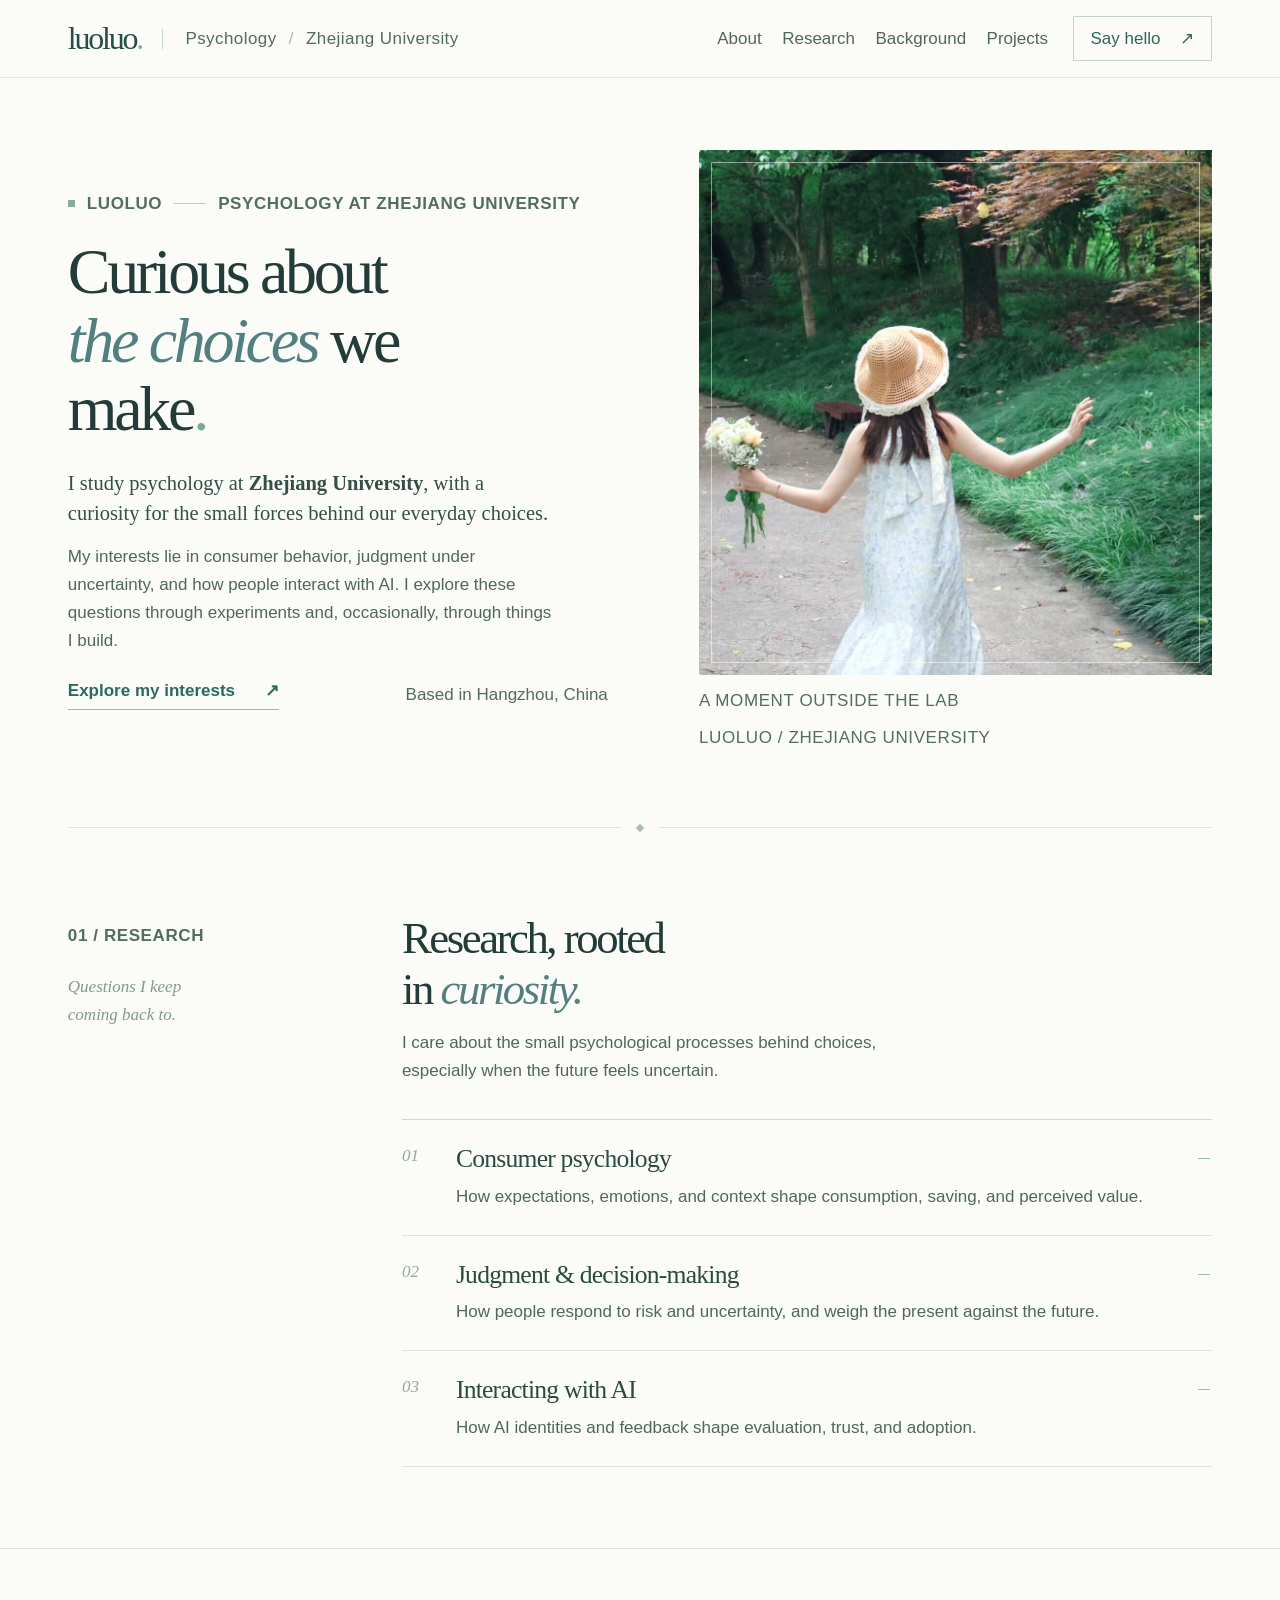
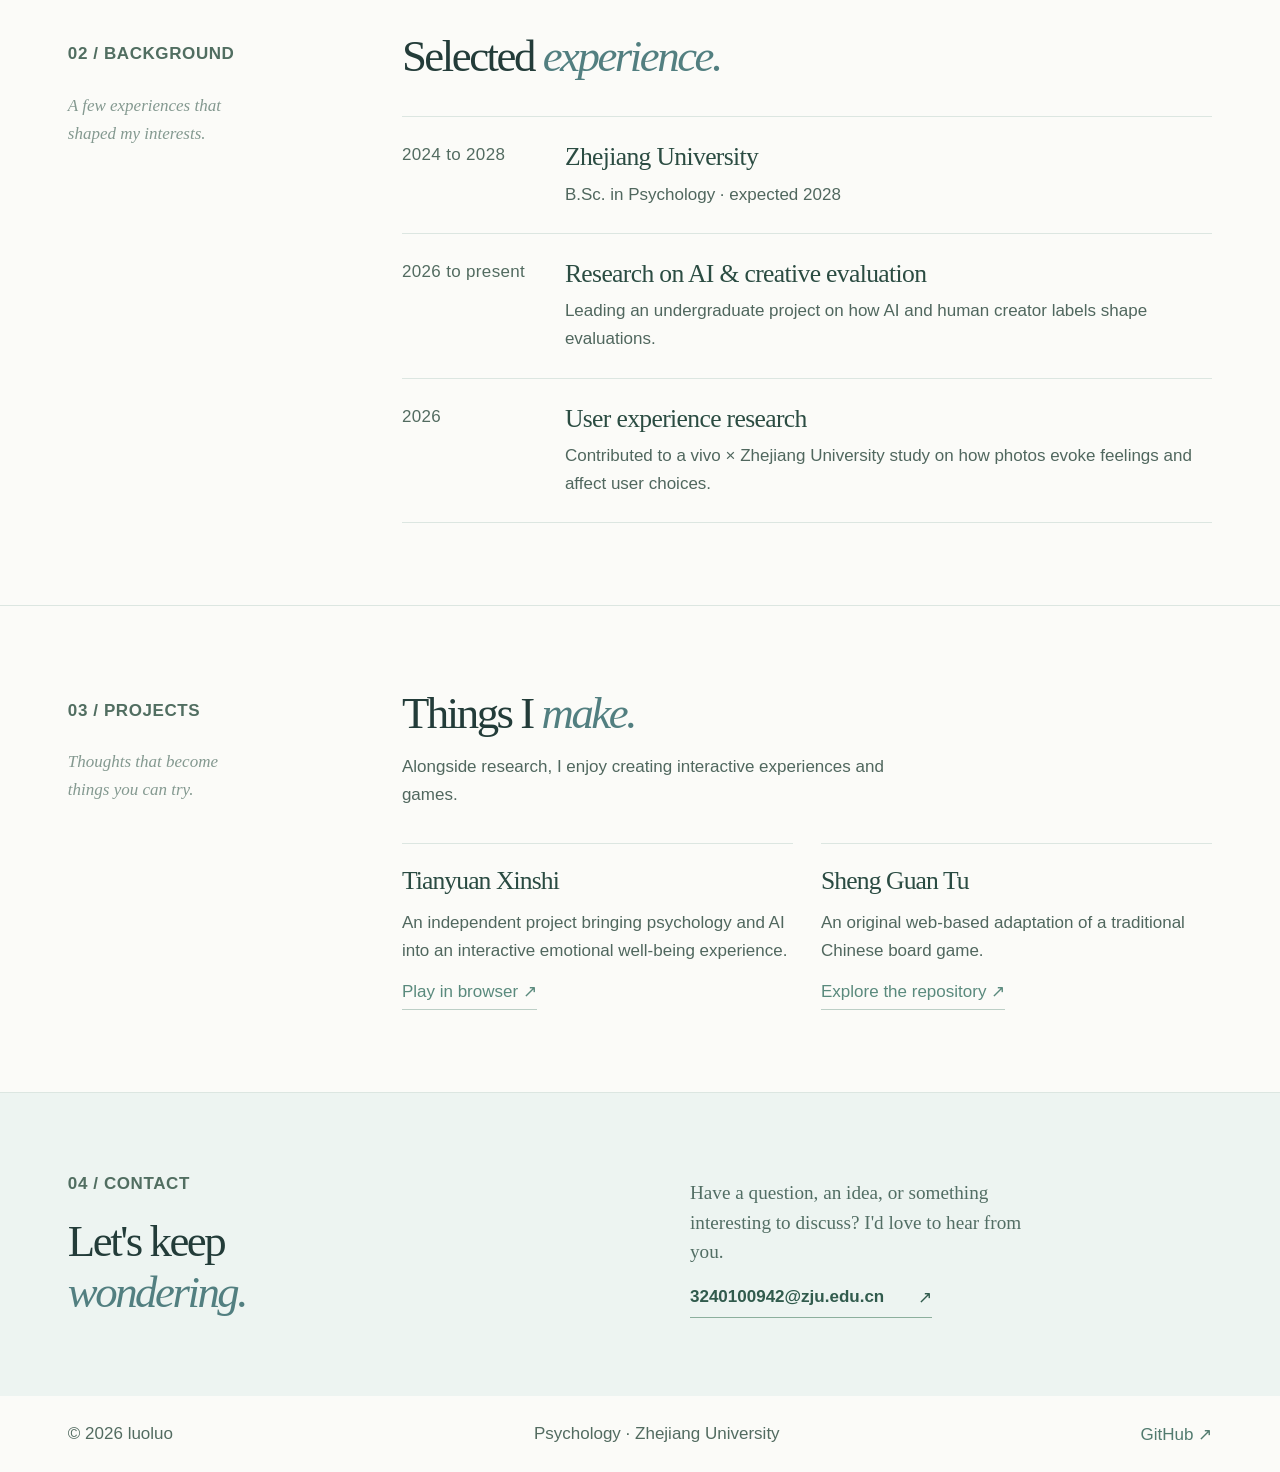
<file: index.html>
<!doctype html>
<html lang="en">
<head>
  <meta charset="utf-8">
  <meta name="viewport" content="width=device-width, initial-scale=1">
  <meta name="description" content="Luoluo is a psychology student at Zhejiang University, exploring consumer psychology, decision-making, and how people interact with AI.">
  <meta name="theme-color" content="#F8F9F6">
  <meta property="og:title" content="luoluo | The Psychology of Choice">
  <meta property="og:description" content="Research on consumer psychology and decision-making, alongside independent interactive projects.">
  <meta property="og:type" content="website">
  <meta property="og:image" content="assets/avatar/og-image.jpg">
  <title>luoluo | The Psychology of Choice</title>
  <link rel="icon" href="assets/icons/favicon.svg" type="image/svg+xml">
  <link rel="stylesheet" href="styles/main.css">
</head>
<body>
<a class="skip-link" href="#main">Skip to content</a>
<header class="site-header">
  <div class="header-inner">
    <a class="brand" href="#home" aria-label="Luoluo homepage">luoluo<span class="brand-dot">.</span></a>
    <div class="header-affiliation">Psychology <span class="mark-split">/</span> Zhejiang University</div>
    <nav class="site-nav" id="site-nav" aria-label="Main navigation">
      <a href="#about">About</a><a href="#research">Research</a><a href="#background">Background</a><a href="#projects">Projects</a><a class="mobile-contact" href="#contact">Contact</a>
    </nav>
    <div class="header-actions">
      <a class="contact-pill" href="mailto:3240100942@zju.edu.cn">Say hello <span aria-hidden="true">↗</span></a>
      <button class="nav-toggle" type="button" aria-expanded="false" aria-controls="site-nav" aria-label="Open navigation"><span></span><span></span></button>
    </div>
  </div>
</header>
<main id="main">
  <section class="hero page-container" id="home">
    <div class="hero-copy" id="about">
      <div class="eyebrow"><span class="mini-square" aria-hidden="true"></span> LUOLUO <span class="eyebrow-line" aria-hidden="true"></span> PSYCHOLOGY AT ZHEJIANG UNIVERSITY</div>
      <h1>Curious about <em>the choices</em> we make<span class="headline-dot">.</span></h1>
      <div class="hero-description">
        <div class="description-rule" aria-hidden="true"></div>
        <div>
          <p class="hero-lead">I study psychology at <strong>Zhejiang University</strong>, with a curiosity for the small forces behind our everyday choices.</p>
          <p class="hero-sub">My interests lie in consumer behavior, judgment under uncertainty, and how people interact with AI. I explore these questions through experiments and, occasionally, through things I build.</p>
        </div>
      </div>
      <div class="hero-bottom"><a class="text-link" href="#research">Explore my interests <span aria-hidden="true">↗</span></a><span class="hero-footnote">Based in Hangzhou, China</span></div>
    </div>
    <figure class="hero-visual">
      <div class="photo-wrap"><img src="assets/avatar/hero.jpg" alt="Luoluo holding flowers while walking through a leafy park" width="1080" height="1080" fetchpriority="high"></div>
      <figcaption><span>A MOMENT OUTSIDE THE LAB</span><span>LUOLUO / ZHEJIANG UNIVERSITY</span></figcaption>
    </figure>
  </section>
  <div class="intro-divider page-container" aria-hidden="true"><span></span><span class="diamond"></span><span></span></div>

  <section class="section page-container" id="research">
    <div class="section-sidebar"><span class="section-number">01 / RESEARCH</span><p>Questions I keep coming back to.</p></div>
    <div class="section-content">
      <div class="section-intro"><h2>Research, rooted<br>in <em>curiosity.</em></h2><p>I care about the small psychological processes behind choices, especially when the future feels uncertain.</p></div>
      <div class="interest-list">
        <article class="interest"><span class="interest-index">01</span><div><h3>Consumer psychology</h3><p>How expectations, emotions, and context shape consumption, saving, and perceived value.</p></div><span class="interest-mark" aria-hidden="true"></span></article>
        <article class="interest"><span class="interest-index">02</span><div><h3>Judgment &amp; decision-making</h3><p>How people respond to risk and uncertainty, and weigh the present against the future.</p></div><span class="interest-mark" aria-hidden="true"></span></article>
        <article class="interest"><span class="interest-index">03</span><div><h3>Interacting with AI</h3><p>How AI identities and feedback shape evaluation, trust, and adoption.</p></div><span class="interest-mark" aria-hidden="true"></span></article>
      </div>
    </div>
  </section>

  <section class="section page-container" id="background">
    <div class="section-sidebar"><span class="section-number">02 / BACKGROUND</span><p>A few experiences that shaped my interests.</p></div>
    <div class="section-content">
      <div class="section-intro compact"><h2>Selected <em>experience.</em></h2></div>
      <div class="timeline">
        <div class="timeline-row"><span class="timeline-date">2024 to 2028</span><div><h3>Zhejiang University</h3><p>B.Sc. in Psychology &middot; expected 2028</p></div></div>
        <div class="timeline-row"><span class="timeline-date">2026 to present</span><div><h3>Research on AI &amp; creative evaluation</h3><p>Leading an undergraduate project on how AI and human creator labels shape evaluations.</p></div></div>
        <div class="timeline-row"><span class="timeline-date">2026</span><div><h3>User experience research</h3><p>Contributed to a vivo &times; Zhejiang University study on how photos evoke feelings and affect user choices.</p></div></div>
      </div>
    </div>
  </section>

  <section class="section page-container" id="projects">
    <div class="section-sidebar"><span class="section-number">03 / PROJECTS</span><p>Thoughts that become things you can try.</p></div>
    <div class="section-content">
      <div class="section-intro project-intro"><h2>Things I <em>make.</em></h2><p>Alongside research, I enjoy creating interactive experiences and games.</p></div>
      <div class="project-grid">
        <article class="project">
          <div class="project-frame" data-image="assets/projects/tianyuan/tianyuan-screenshot.jpg" data-fallback-image="assets/projects/tianyuan/tianyuan-screenshot.png" data-alt="Screenshot of Tianyuan Xinshi"><div class="frame-text"><span class="frame-rule"></span><span>REAL PROJECT IMAGE / RESERVED</span><span class="frame-index">01</span></div></div>
          <div class="project-heading"><h3><a href="projects/tianyuan/">Tianyuan Xinshi</a></h3></div>
          <p>An independent project bringing psychology and AI into an interactive emotional well-being experience.</p>
          <a class="project-detail project-detail-link" href="https://tiany-heart-market.onrender.com/" target="_blank" rel="noopener noreferrer">Play in browser ↗</a>
        </article>
        <article class="project">
          <div class="project-frame" data-image="assets/projects/sheng-guan-tu/shengguan-screenshot.jpg" data-fallback-image="assets/projects/sheng-guan-tu/shengguan-screenshot.png" data-alt="Screenshot of Sheng Guan Tu"><div class="frame-text"><span class="frame-rule"></span><span>REAL GAME SCREENSHOT / RESERVED</span><span class="frame-index">02</span></div></div>
          <div class="project-heading"><h3><a href="projects/sheng-guan-tu/">Sheng Guan Tu</a></h3></div>
          <p>An original web-based adaptation of a traditional Chinese board game.</p>
          <a class="project-detail project-detail-link" href="https://github.com/luoluo926/sheng-guan-tu" target="_blank" rel="noopener noreferrer">Explore the repository ↗</a>
        </article>
      </div>
    </div>
  </section>

  <section class="closing" id="contact">
    <div class="page-container closing-inner"><div><span class="closing-overline">04 / CONTACT</span><h2>Let's keep<br><em>wondering.</em></h2></div><div class="closing-right"><p>Have a question, an idea, or something interesting to discuss? I'd love to hear from you.</p><a href="mailto:3240100942@zju.edu.cn">3240100942@zju.edu.cn <span aria-hidden="true">↗</span></a></div></div>
  </section>
</main>
<footer class="site-footer page-container"><span>&copy; <span id="year">2026</span> luoluo</span><span>Psychology &middot; Zhejiang University</span><a href="https://github.com/luoluo926" target="_blank" rel="noopener noreferrer">GitHub ↗</a></footer>
<script src="scripts/main.js" defer></script>
</body>
</html>
</file>
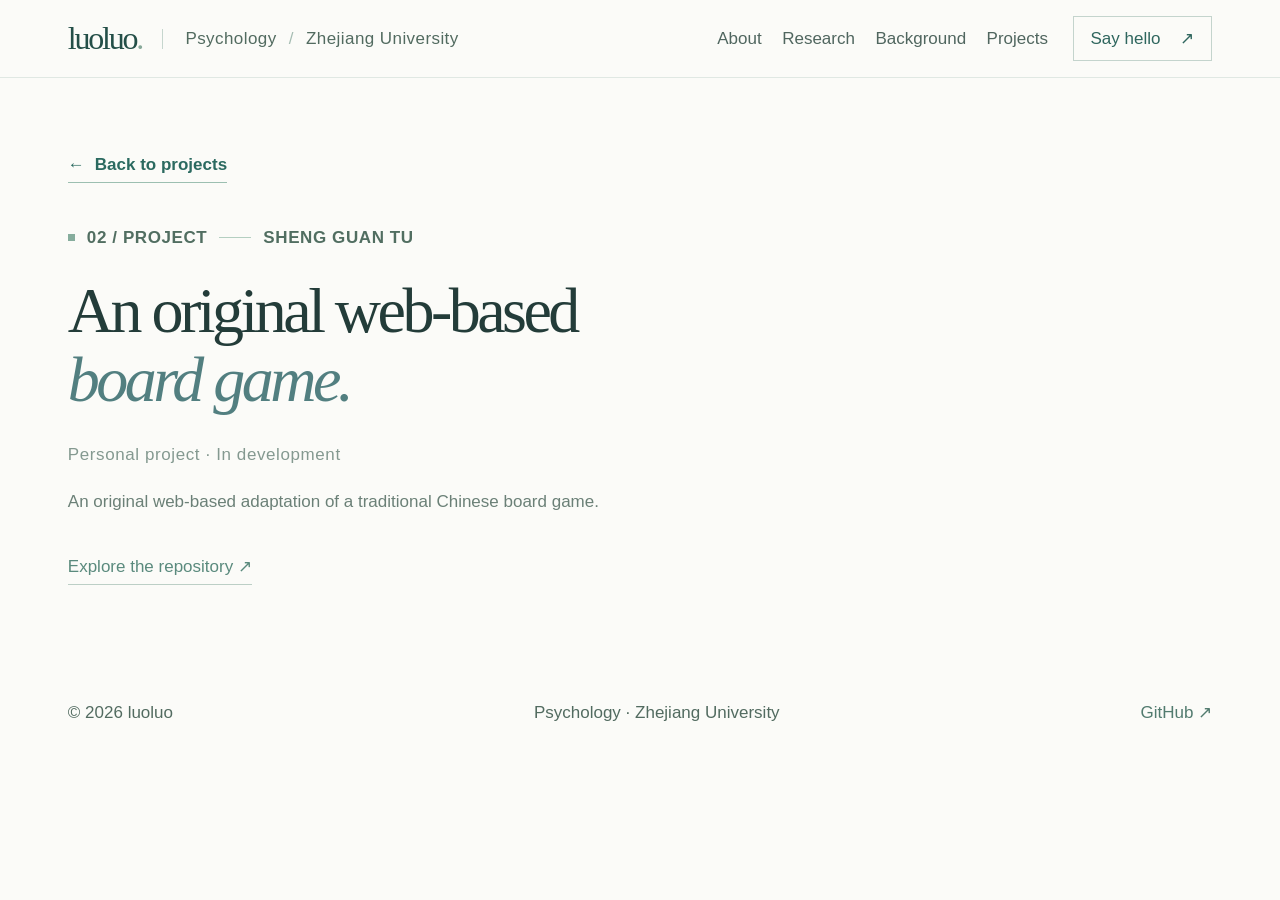
<file: projects/sheng-guan-tu/index.html>
<!doctype html>
<html lang="en">
<head>
  <meta charset="utf-8">
  <meta name="viewport" content="width=device-width, initial-scale=1">
  <meta name="description" content="Sheng Guan Tu — an original web-based adaptation of a traditional Chinese board game, by luoluo.">
  <meta name="theme-color" content="#F8F9F6">
  <meta property="og:title" content="Sheng Guan Tu | luoluo">
  <meta property="og:description" content="An original web-based adaptation of a traditional Chinese board game.">
  <meta property="og:type" content="website">
  <title>Sheng Guan Tu | luoluo</title>
  <link rel="icon" href="../../assets/icons/favicon.svg" type="image/svg+xml">
  <link rel="stylesheet" href="../../styles/main.css">
</head>
<body>
<a class="skip-link" href="#main">Skip to content</a>
<header class="site-header">
  <div class="header-inner">
    <a class="brand" href="../../index.html" aria-label="Back to luoluo homepage">luoluo<span class="brand-dot">.</span></a>
    <div class="header-affiliation">Psychology <span class="mark-split">/</span> Zhejiang University</div>
    <nav class="site-nav" id="site-nav" aria-label="Main navigation">
      <a href="../../index.html#about">About</a><a href="../../index.html#research">Research</a><a href="../../index.html#background">Background</a><a href="../../index.html#projects">Projects</a><a class="mobile-contact" href="../../index.html#contact">Contact</a>
    </nav>
    <div class="header-actions">
      <a class="contact-pill" href="mailto:3240100942@zju.edu.cn">Say hello <span aria-hidden="true">↗</span></a>
      <button class="nav-toggle" type="button" aria-expanded="false" aria-controls="site-nav" aria-label="Open navigation"><span></span><span></span></button>
    </div>
  </div>
</header>
<main id="main">
  <section class="page-container project-detail-page">
    <a class="back-link" href="../../index.html#projects"><span aria-hidden="true">&larr;</span> Back to projects</a>
    <div class="eyebrow"><span class="mini-square" aria-hidden="true"></span> 02 / PROJECT <span class="eyebrow-line" aria-hidden="true"></span> SHENG GUAN TU</div>
    <h1>An original web-based<br><em>board game.</em></h1>
    <p class="meta">Personal project · In development</p>
    <p class="lead">An original web-based adaptation of a traditional Chinese board game.</p>
    <a class="project-detail project-detail-link" href="https://github.com/luoluo926/sheng-guan-tu" target="_blank" rel="noopener noreferrer">Explore the repository ↗</a>
  </section>
</main>
<footer class="site-footer page-container"><span>&copy; <span id="year">2026</span> luoluo</span><span>Psychology &middot; Zhejiang University</span><a href="https://github.com/luoluo926" target="_blank" rel="noopener noreferrer">GitHub ↗</a></footer>
<script src="../../scripts/main.js" defer></script>
</body>
</html>
</file>
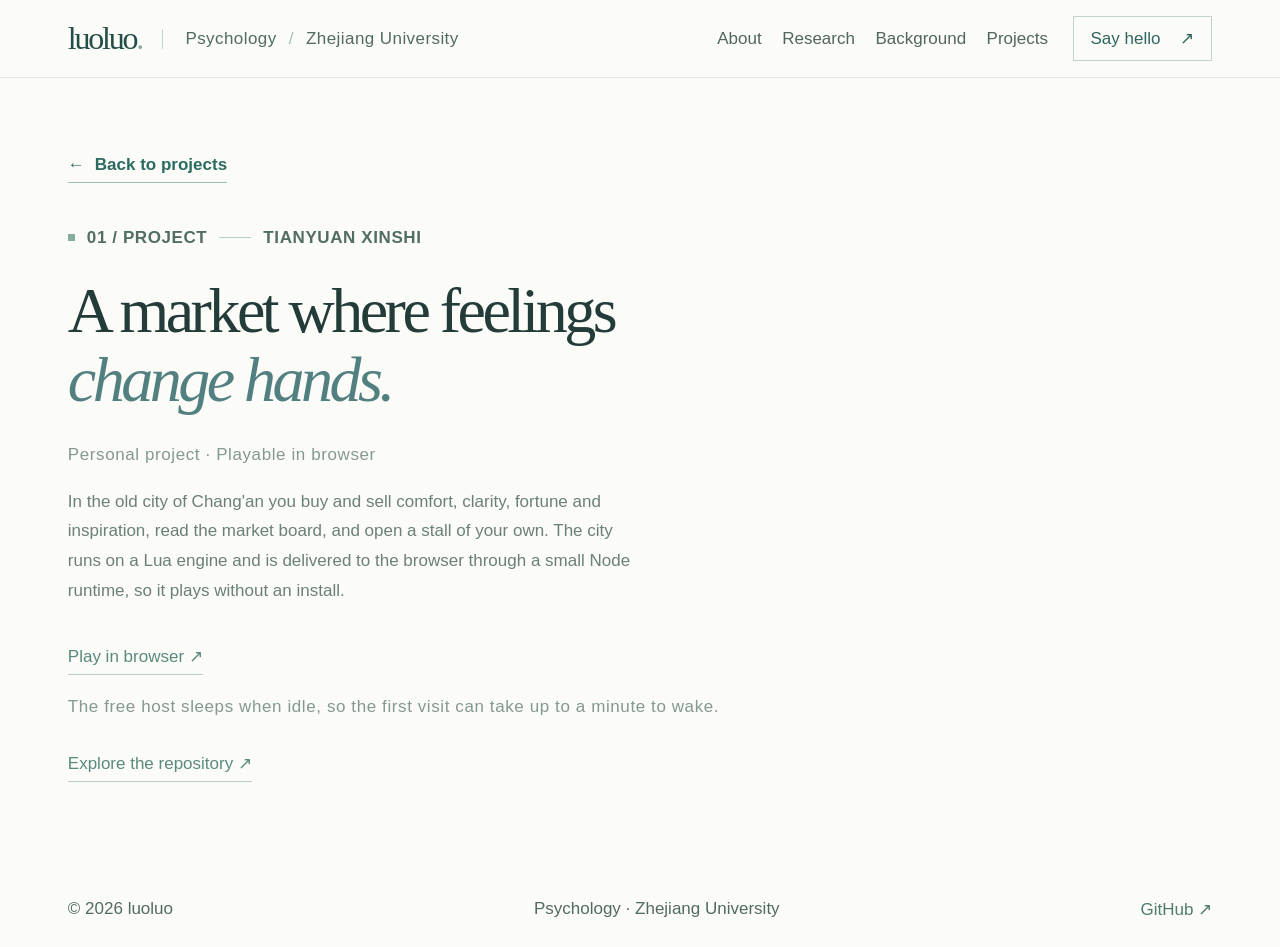
<file: projects/tianyuan/index.html>
<!doctype html>
<html lang="en">
<head>
  <meta charset="utf-8">
  <meta name="viewport" content="width=device-width, initial-scale=1">
  <meta name="description" content="Tianyuan Xinshi — a market in old Chang'an where comfort, clarity, fortune and inspiration are traded, by luoluo.">
  <meta name="theme-color" content="#F8F9F6">
  <meta property="og:title" content="Tianyuan Xinshi | luoluo">
  <meta property="og:description" content="A market in old Chang'an where comfort, clarity, fortune and inspiration are traded.">
  <meta property="og:type" content="website">
  <title>Tianyuan Xinshi | luoluo</title>
  <link rel="icon" href="../../assets/icons/favicon.svg" type="image/svg+xml">
  <link rel="stylesheet" href="../../styles/main.css">
</head>
<body>
<a class="skip-link" href="#main">Skip to content</a>
<header class="site-header">
  <div class="header-inner">
    <a class="brand" href="../../index.html" aria-label="Back to luoluo homepage">luoluo<span class="brand-dot">.</span></a>
    <div class="header-affiliation">Psychology <span class="mark-split">/</span> Zhejiang University</div>
    <nav class="site-nav" id="site-nav" aria-label="Main navigation">
      <a href="../../index.html#about">About</a><a href="../../index.html#research">Research</a><a href="../../index.html#background">Background</a><a href="../../index.html#projects">Projects</a><a class="mobile-contact" href="../../index.html#contact">Contact</a>
    </nav>
    <div class="header-actions">
      <a class="contact-pill" href="mailto:3240100942@zju.edu.cn">Say hello <span aria-hidden="true">↗</span></a>
      <button class="nav-toggle" type="button" aria-expanded="false" aria-controls="site-nav" aria-label="Open navigation"><span></span><span></span></button>
    </div>
  </div>
</header>
<main id="main">
  <section class="page-container project-detail-page">
    <a class="back-link" href="../../index.html#projects"><span aria-hidden="true">&larr;</span> Back to projects</a>
    <div class="eyebrow"><span class="mini-square" aria-hidden="true"></span> 01 / PROJECT <span class="eyebrow-line" aria-hidden="true"></span> TIANYUAN XINSHI</div>
    <h1>A market where feelings<br><em>change hands.</em></h1>
    <p class="meta">Personal project &middot; Playable in browser</p>
    <p class="lead">In the old city of Chang'an you buy and sell comfort, clarity, fortune and inspiration, read the market board, and open a stall of your own. The city runs on a Lua engine and is delivered to the browser through a small Node runtime, so it plays without an install.</p>
    <a class="project-detail project-detail-link" href="https://tiany-heart-market.onrender.com/" target="_blank" rel="noopener noreferrer">Play in browser ↗</a>
    <p class="meta" style="margin-top:22px">The free host sleeps when idle, so the first visit can take up to a minute to wake.</p>
    <a class="project-detail project-detail-link" href="https://github.com/luoluo926/tianyuan-xinshi" target="_blank" rel="noopener noreferrer" style="margin-top:14px">Explore the repository ↗</a>
  </section>
</main>
<footer class="site-footer page-container"><span>&copy; <span id="year">2026</span> luoluo</span><span>Psychology &middot; Zhejiang University</span><a href="https://github.com/luoluo926" target="_blank" rel="noopener noreferrer">GitHub ↗</a></footer>
<script src="../../scripts/main.js" defer></script>
</body>
</html>
</file>
<file: styles/main.css>
/* =====================================================================
   luoluo | main.css
   全站样式集中管理：字体、颜色、间距、布局、组件、响应式。
   保留线上定稿的层叠顺序，保证渲染结果与原版一致。
   ===================================================================== */

/* ---------- 设计令牌 ---------- */
:root {
  --paper: #f8f9f6;
  --paper-alt: #f2f5f2;
  --ink: #223d38;
  --ink-strong: #1f3932;
  --muted: #657871;
  --soft: #94aaa0;
  --line: #d8e2dc;
  --accent: #447e76;
  --mist: #b0c6c5;
  --serif: Georgia, 'Times New Roman', serif;
  --sans: Inter, 'Segoe UI', -apple-system, BlinkMacSystemFont, 'Helvetica Neue', Arial, sans-serif;
}

/* ---------- 基础重置 ---------- */
* { box-sizing: border-box; }
html { scroll-behavior: smooth; scroll-padding-top: 108px; }
body {
  margin: 0;
  background: var(--paper);
  color: var(--ink);
  font-family: var(--sans);
  font-size: 17px;
  -webkit-font-smoothing: antialiased;
}
a { color: inherit; text-decoration: none; }
button { font: inherit; }
button, a { -webkit-tap-highlight-color: transparent; }
a:focus-visible, button:focus-visible { outline: 2px solid var(--accent); outline-offset: 5px; }
img { display: block; max-width: 100%; }

.page-container {
  max-width: 1480px;
  margin: 0 auto;
  padding-left: clamp(32px, 5.3vw, 90px);
  padding-right: clamp(32px, 5.3vw, 90px);
}
.skip-link { position: absolute; left: 15px; top: -60px; z-index: 100; background: #fff; padding: 12px; }
.skip-link:focus { top: 12px; }

/* ---------- 顶部导航 ---------- */
.site-header {
  height: 90px;
  border-bottom: 1px solid var(--line);
  background: rgba(248, 249, 246, .95);
  position: sticky;
  top: 0;
  z-index: 20;
  backdrop-filter: blur(16px);
}
.header-inner {
  max-width: 1480px;
  padding: 0 clamp(32px, 5.3vw, 90px);
  margin: auto;
  height: 100%;
  display: flex;
  align-items: center;
  gap: 29px;
}
.brand { font-family: var(--serif); font-size: 33px; letter-spacing: -.07em; color: #244f48; white-space: nowrap; }
.brand-dot { color: #88a99a; }
.header-affiliation { border-left: 1px solid #c6d6ce; padding-left: 22px; color: #85958c; letter-spacing: .025em; font-size: 17px; white-space: nowrap; }
.mark-split { color: #a6bdb3; padding: 0 7px; }
.site-nav { display: flex; align-items: center; gap: 30px; margin-left: auto; }
.site-nav a { font-size: 17px; color: #4d635a; transition: color .15s; }
.site-nav a:hover { color: #19746c; }
.site-nav .mobile-contact { display: none; }
.header-actions { display: flex; align-items: center; }
.contact-pill { padding: 11px 15px; border: 1px solid #bccfc5; margin-left: 4px; font-size: 17px; color: #2f665e; white-space: nowrap; }
.contact-pill span { margin-left: 15px; }
.contact-pill:hover { background: #e8f0eb; }
.nav-toggle { display: none; background: transparent; border: 0; padding: 11px; cursor: pointer; }
.nav-toggle span { display: block; width: 22px; height: 1px; background: #264b42; margin: 5px 0; }

/* ---------- 首页 Hero ---------- */
.hero {
  display: grid;
  grid-template-columns: minmax(0, 1.08fr) minmax(360px, .92fr);
  gap: clamp(55px, 6vw, 110px);
  padding-top: clamp(56px, 6vw, 90px);
  padding-bottom: clamp(66px, 7vw, 104px);
  min-height: 670px;
  align-items: center;
}
.hero-copy { padding: 12px 0; }
.eyebrow, .section-number, .closing-overline { font-size: 17px; font-weight: 700; letter-spacing: .19em; color: #628b7d; }
.eyebrow { display: flex; align-items: center; gap: 12px; white-space: nowrap; }
.mini-square { width: 7px; height: 7px; background: #86ad9d; display: inline-block; }
.eyebrow-line { display: inline-block; width: 32px; height: 1px; background: #b4cfc1; }
.hero h1 { font: normal clamp(62px, 6.1vw, 95px)/1.06 var(--serif); letter-spacing: -.065em; color: var(--ink-strong); margin: 35px 0 38px; white-space: nowrap; }
.hero h1 em, .section-intro h2 em, .closing h2 em { font-weight: normal; color: #568b82; }
.headline-dot { color: #78a99a; }
.hero-description { display: grid; grid-template-columns: 2px 1fr; gap: 23px; max-width: 525px; }
.description-rule { background: #aacbbd; min-height: 100%; width: 2px; }
.hero-description p { margin: 0; }
.hero-lead { font: normal 19px/1.65 var(--serif); color: #344e47; }
.hero-lead strong { font-weight: 600; }
.hero-sub { font-size: 17px; color: #6f8279; line-height: 1.9; margin-top: 15px !important; }
.hero-bottom { display: flex; justify-content: space-between; align-items: center; margin-top: 40px; max-width: 520px; }
.text-link { color: #2b6a60; font-weight: 650; font-size: 17px; border-bottom: 1px solid #9cbfb1; padding-bottom: 8px; }
.text-link span { margin-left: 25px; }
.text-link:hover { color: #13483e; }
.hero-footnote { font-size: 17px; color: #8e9e96; }

.hero-visual { margin: 0; min-width: 0; }
.photo-wrap { width: 100%; aspect-ratio: 4/4.5; max-height: 570px; overflow: hidden; position: relative; background: #dbe7de; }
.photo-wrap::before { position: absolute; content: ''; inset: 16px; border: 1px solid rgba(255, 255, 255, .6); pointer-events: none; z-index: 1; }
.photo-wrap img { width: 100%; height: 100%; object-fit: cover; object-position: center 48%; transition: transform .8s cubic-bezier(.2, .7, .2, 1); }
.photo-wrap:hover img { transform: scale(1.025); }
.hero-visual figcaption { display: flex; justify-content: space-between; gap: 12px; margin-top: 13px; font-size: 17px; letter-spacing: .14em; color: #7e9289; }

.intro-divider { display: flex; align-items: center; gap: 16px; }
.intro-divider > span:not(.diamond) { height: 1px; background: #d9e3dc; flex: 1; }
.diamond { width: 6px; height: 6px; background: #a8bdb4; transform: rotate(45deg); }

/* ---------- 通用 Section ---------- */
.section {
  padding-top: clamp(66px, 7.5vw, 114px);
  padding-bottom: clamp(60px, 7vw, 106px);
  display: grid;
  grid-template-columns: minmax(175px, .28fr) minmax(0, .72fr);
  gap: clamp(28px, 5vw, 80px);
  border-bottom: 1px solid #dce6df;
}
.section-sidebar { padding-top: 10px; }
.section-sidebar p { font: italic 17px/1.65 var(--serif); color: #879a90; max-width: 165px; margin: 25px 0 0; }
.section-intro { display: flex; align-items: end; justify-content: space-between; gap: 40px; margin-bottom: 39px; }
.section-intro h2, .closing h2 { font: normal clamp(43px, 4.7vw, 66px)/1.08 var(--serif); letter-spacing: -.055em; color: var(--ink-strong); margin: 0; }
.section-intro > p { max-width: 290px; line-height: 1.78; color: #71837b; font-size: 17px; margin: 0 0 3px; }

/* Research */
.interest-list { border-top: 1px solid #cbdcd2; }
.interest { padding: 23px 4px 23px 0; border-bottom: 1px solid var(--line); display: grid; grid-template-columns: 45px minmax(0, 1fr) 28px; gap: 16px; align-items: start; }
.interest-index { font: italic 17px/1.5 var(--serif); color: #91aa9e; }
.interest h3 { font: normal 24px/1.24 var(--serif); letter-spacing: -.03em; margin: 0 0 7px; color: #294b42; }
.interest p { font-size: 17px; line-height: 1.72; color: #71827a; margin: 0; }
.interest-arrow { color: #abc3b8; font-size: 18px; }
.compact { margin-bottom: 34px; }

/* Background timeline */
.timeline { border-top: 1px solid var(--line); }
.timeline-row { border-bottom: 1px solid var(--line); padding: 24px 0; display: grid; grid-template-columns: 138px minmax(0, 1fr); gap: 25px; }
.timeline-date { color: #839d90; font-size: 17px; letter-spacing: .02em; padding-top: 4px; }
.timeline h3 { font: normal 22px/1.22 var(--serif); letter-spacing: -.025em; color: #2b4c42; margin: 0 0 8px; }
.timeline p { margin: 0; color: #77897f; font-size: 17px; line-height: 1.7; }

/* Projects */
.project-intro { margin-bottom: 35px; }
.project-grid { display: grid; grid-template-columns: 1fr 1fr; gap: 29px; }
.project-frame { aspect-ratio: 16/10; background: #edf3f0; border: 1px solid #d8e3dd; position: relative; overflow: hidden; }
.project:nth-child(2) .project-frame { background: #edf2f3; }
.project-frame::after { content: ''; position: absolute; inset: 13px; border: 1px solid #dfe9e3; pointer-events: none; }
.frame-text { height: 100%; display: flex; justify-content: center; align-items: center; flex-direction: column; gap: 18px; color: #92a69b; font-size: 17px; letter-spacing: .14em; text-align: center; }
.frame-rule { height: 1px; width: 35px; background: #b9cec3; }
.frame-index { position: absolute; bottom: 23px; right: 26px; font: italic 17px var(--serif); color: #b0c3ba; }
.project-frame img { width: 100%; height: 100%; object-fit: cover; display: block; position: absolute; inset: 0; z-index: 2; }
.project-heading { display: flex; align-items: center; justify-content: space-between; margin-top: 23px; }
.project h3 { font: normal 29px/1.2 var(--serif); letter-spacing: -.035em; color: #2a4b42; margin: 0; }
.project-symbol { color: #80a99b; font-size: 19px; }
.project p { font-size: 17px; line-height: 1.75; color: #798d83; max-width: 360px; margin: 13px 0 16px; min-height: 68px; }
.project-detail { display: inline-block; font-size: 17px; color: #5a8a7d; padding-bottom: 7px; border-bottom: 1px solid #bccfc6; }
.project-detail-link:hover { color: #225c50; }

/* ---------- Closing / Contact ---------- */
.closing { background: #e8f0ec; margin-top: 0; padding: 90px 0; }
.closing-inner { display: grid; grid-template-columns: 1fr 1fr; align-items: end; gap: 100px; }
.closing h2 { font-size: clamp(50px, 5.5vw, 75px); margin-top: 20px; }
.closing-right p { font: normal 19px/1.6 var(--serif); max-width: 360px; color: #5d766b; margin: 0 0 20px; }
.closing-right a { font-size: 17px; font-weight: 550; display: inline-flex; gap: 34px; padding-bottom: 9px; border-bottom: 1px solid #8caf9d; color: #315b4d; }

.site-footer { display: flex; align-items: center; justify-content: space-between; gap: 20px; min-height: 89px; font-size: 17px; color: #81968b; }
.site-footer a { color: #527b6f; }
.site-footer a:hover { color: #175e51; }

/* =====================================================================
   V2.1 editorial refinements: restrained color, tighter rhythm,
   clearer typography.
   ===================================================================== */
:root {
  --paper: #fbfbf8;
  --paper-alt: #f2f6f4;
  --ink: #2a4544;
  --ink-strong: #233c39;
  --muted: #617771;
  --soft: #92aaa3;
  --line: #dce6e1;
  --accent: #477f80;
  --mist: #b0c9cb;
}
.site-header { height: 78px; background: rgba(251, 251, 248, .96); border-color: #e0e8e3; }
.header-inner { gap: 27px; }
.brand { font-size: 32px; }
.header-affiliation { color: #82988c; }
.site-nav a { font-size: 17px; color: #50665f; }
.contact-pill { border-color: #c4d4cd; padding: 11px 17px; }
.hero {
  min-height: auto;
  grid-template-columns: minmax(0, 1.05fr) minmax(350px, .95fr);
  gap: clamp(52px, 5.6vw, 92px);
  padding-top: clamp(58px, 5.6vw, 80px);
  padding-bottom: clamp(60px, 5.8vw, 84px);
}
.hero-copy { padding: 0; }
.hero h1 { font-size: clamp(62px, 6.05vw, 88px); margin: 31px 0 32px; line-height: 1.07; }
.hero h1 em, .section-intro h2 em, .closing h2 em { color: #527f80; }
.hero-description { gap: 20px; max-width: 540px; }
.hero-lead { font-size: 19px; line-height: 1.6; color: #344f48; }
.hero-sub { font-size: 17px; line-height: 1.8; color: #647b74; margin-top: 15px !important; }
.hero-bottom { max-width: 540px; margin-top: 32px; }
.hero-footnote { color: #829790; }
.photo-wrap { aspect-ratio: 1/1.08; max-height: 525px; background: #dde9df; }
.photo-wrap::before { inset: 12px; border-color: rgba(255, 255, 255, .48); }
.photo-wrap img { filter: saturate(.94) brightness(1.045) contrast(.985); object-position: center 46%; }
.hero-visual figcaption { font-size: 17px; color: #7c938a; }
.intro-divider > span:not(.diamond) { background: #dde7e2; }
.section {
  padding-top: clamp(70px, 6.4vw, 95px);
  padding-bottom: clamp(70px, 6.4vw, 92px);
  grid-template-columns: minmax(170px, .25fr) minmax(0, .75fr);
  gap: clamp(35px, 5vw, 77px);
  border-color: var(--line);
}
.section-sidebar p { font-size: 17px; color: #849990; }
.section-intro { gap: 36px; margin-bottom: 34px; }
.section-intro h2 { font-size: clamp(45px, 4.4vw, 62px); }
.section-intro > p { font-size: 17px; line-height: 1.8; color: #667b72; max-width: 290px; }
.interest { padding: 23px 2px 24px 0; grid-template-columns: 38px minmax(0, 1fr) 22px; gap: 16px; }
.interest h3 { font-size: 24px; margin-bottom: 8px; }
.interest p { font-size: 17px; line-height: 1.65; color: #6c8279; }
.interest-mark { width: 12px; height: 1px; background: #9dbab0; margin-top: 15px; justify-self: end; }
.timeline-row { padding: 24px 0; }
.timeline h3 { font-size: 22px; }
.timeline p { font-size: 17px; line-height: 1.7; color: #6f8379; }
.project-grid { gap: 28px; }
.project-frame { aspect-ratio: 16/9; background: linear-gradient(145deg, #e9f1ee 0%, #f4f7f5 100%); border: 1px solid #dce7e1; }
.project:nth-child(2) .project-frame { background: linear-gradient(145deg, #eaf1f3 0%, #f5f8f7 100%); }
.project-frame::after { inset: 10px; border-color: rgba(255, 255, 255, .58); }
.frame-text { font-size: 17px; color: #859e95; gap: 16px; }
.project-heading { margin-top: 21px; }
.project h3 { font-size: 28px; }
.project p { font-size: 17px; color: #6b8077; line-height: 1.7; min-height: 70px; margin: 12px 0 16px; }
.project-detail { font-size: 17px; }
.closing { padding: 78px 0; background: #edf4f1; }
.closing-right p { font-size: 19px; color: #526e64; }
.site-footer { min-height: 76px; }

/* =====================================================================
   V2.2 字号基线与节奏微调
   ===================================================================== */
.site-nav a, .text-link, .contact-pill, .project-detail { font-size: .9375rem; }
.hero-sub, .section-intro > p, .interest p, .timeline p, .project p { font-size: 1rem; line-height: 1.65; color: #50675e; }
.hero-lead, .closing-right p { font-size: clamp(1.1875rem, 1.5vw, 1.375rem); line-height: 1.55; }
.hero-footnote, .timeline-date, .site-footer, .header-affiliation { font-size: .875rem; color: #526b60; }
.eyebrow, .section-number, .closing-overline, .hero-visual figcaption, .frame-text { font-size: .8125rem; letter-spacing: .075em; line-height: 1.5; color: #516e61; }
.hero-visual figcaption { flex-wrap: wrap; }
.closing-right a { font-size: 1rem; }

/* =====================================================================
   V2.3 容器宽度与排版优化
   ===================================================================== */
.page-container, .header-inner { max-width: 1280px; }
.hero { min-height: 0; column-gap: clamp(32px, 5vw, 72px); }
.hero h1 { font-size: clamp(42px, 5vw, 68px); line-height: 1.07; letter-spacing: -.052em; white-space: normal; text-wrap: balance; max-width: 15ch; margin: 22px 0 24px; }
.hero h1 em { white-space: nowrap; }
.hero-description { display: block; max-width: 52ch; }
.description-rule { display: none; }
.hero-lead { font-size: clamp(20px, 1.6vw, 23px); line-height: 1.48; }
.hero-bottom { margin-top: 24px; }
.hero-visual { margin: 0; width: 100%; }
.section-intro { display: block; }
.section-intro h2, .closing h2 { font-size: clamp(35px, 3.5vw, 48px); line-height: 1.14; }
.section-intro > p { max-width: 56ch; margin: 14px 0 0; }
.interest h3, .timeline h3, .project h3 { font-size: clamp(22px, 2vw, 27px); line-height: 1.23; }
.project-frame:has(.frame-text):not(:has(img)) { display: none; }
.project { border-top: 1px solid var(--line); display: flex; flex-direction: column; align-items: flex-start; }
.project-heading { width: 100%; }
.project p { min-height: 0; max-width: 46ch; }
.project-detail { margin-top: auto; }

/* =====================================================================
   V2.4 最小 17px 字号基线（桌面与移动端全覆盖）
   ===================================================================== */
body { font-size: 17px; }
.site-nav a, .site-nav .mobile-contact, .contact-pill, .text-link,
.project-detail, .hero-footnote, .header-affiliation, .timeline-date,
.site-footer, .hero-visual figcaption, .eyebrow, .section-number,
.closing-overline, .frame-text, .section-sidebar p, .closing-right a,
.hero-sub, .section-intro > p, .interest p, .project p, .timeline p {
  font-size: max(17px, 1.0625rem);
}
.eyebrow, .section-number, .closing-overline, .frame-text,
.hero-visual figcaption { letter-spacing: .035em; }
.eyebrow, .hero-bottom, .hero-visual figcaption, .site-footer { flex-wrap: wrap; }
.header-inner, .site-nav { column-gap: clamp(14px, 1.6vw, 24px); }

/* =====================================================================
   响应式
   ===================================================================== */
@media (max-width: 1200px) {
  .header-affiliation { display: none; }
}
@media (max-width: 1140px) {
  .site-header { height: 90px; }
  .hero { gap: 44px; grid-template-columns: minmax(0, 1fr) minmax(330px, .85fr); }
  .hero h1 { font-size: clamp(58px, 6.5vw, 79px); }
  .section { grid-template-columns: 190px minmax(0, 1fr); }
  .section-intro > p { max-width: 230px; }
  /* V2.1 */
  .hero { gap: 44px; grid-template-columns: minmax(0, 1fr) minmax(320px, .88fr); }
  .hero h1 { font-size: clamp(58px, 6.6vw, 78px); }
  .section { grid-template-columns: 176px minmax(0, 1fr); }
}
@media (max-width: 840px) {
  .site-header { height: 73px; }
  .header-inner { gap: 18px; }
  .contact-pill { display: none; }
  .site-nav { gap: 21px; }
  .hero { min-height: auto; grid-template-columns: 1fr; gap: 36px; padding-top: 52px; padding-bottom: 73px; }
  .hero-copy { padding: 0; }
  .hero h1 { font-size: clamp(60px, 9vw, 82px); }
  .hero-visual { max-width: 560px; justify-self: center; width: 100%; }
  .photo-wrap { aspect-ratio: 5/3.5; max-height: 390px; }
  .section { grid-template-columns: 1fr; gap: 24px; }
  .section-sidebar p { display: none; }
  .section-intro { gap: 30px; }
  .closing-inner { gap: 45px; }
  /* V2.1 */
  .site-header { height: 73px; }
  .hero { grid-template-columns: 1fr; gap: 38px; padding-top: 53px; padding-bottom: 65px; }
  .hero h1 { font-size: clamp(59px, 9vw, 82px); }
  .hero-visual { max-width: 550px; }
  .photo-wrap { aspect-ratio: 5/3.7; max-height: 415px; }
  .section { grid-template-columns: 1fr; gap: 21px; }
  /* V2.3 */
  .hero h1 { white-space: normal; }
}
@media (min-width: 681px) and (max-width: 840px) {
  .hero { grid-template-columns: minmax(0, 1.25fr) minmax(0, .8fr); gap: 28px; align-items: center; }
  .hero h1 { font-size: 44px; }
  .photo-wrap { aspect-ratio: 3/4; }
  .hero-bottom { flex-wrap: wrap; gap: 12px; }
}
@media (max-width: 680px) {
  .hero { grid-template-columns: 1fr; gap: 27px; }
  .hero-visual { max-width: none; }
  .hero h1 { font-size: clamp(39px, 8vw, 48px); }
  .project-grid { grid-template-columns: 1fr; gap: 24px; }
  .hero h1 em { white-space: normal; }
  .closing-right a { max-width: 100%; overflow-wrap: anywhere; gap: 8px; }
  .timeline-row > div, .closing-right { min-width: 0; }
  .hero-visual figcaption { gap: 4px 14px; }
  .eyebrow { column-gap: 8px; }
}
@media (max-width: 590px) {
  .page-container { padding-left: 23px; padding-right: 23px; }
  .header-inner { padding: 0 23px; }
  .brand { font-size: 29px; }
  .site-nav {
    display: none;
    position: absolute;
    top: 72px;
    left: 0;
    right: 0;
    background: var(--paper);
    border-bottom: 1px solid var(--line);
    padding: 18px 23px 23px;
    flex-direction: column;
    align-items: flex-start;
    gap: 19px;
    box-shadow: 0 10px 22px rgba(27, 56, 45, .08);
  }
  .site-nav.open { display: flex; }
  .site-nav a { font-size: 17px; }
  .site-nav .mobile-contact { display: block; }
  .header-actions { margin-left: auto; }
  .nav-toggle { display: block; margin-left: auto; }
  .hero { padding-top: 43px; padding-bottom: 50px; gap: 33px; }
  .eyebrow { font-size: 17px; gap: 10px; letter-spacing: .12em; }
  .hero h1 { font-size: clamp(48px, 11.8vw, 70px); margin: 24px 0 30px; }
  .hero-description { gap: 15px; }
  .hero-lead { font-size: 18px; }
  .hero-sub { font-size: 17px; }
  .hero-bottom { margin-top: 28px; }
  .hero-footnote { display: none; }
  .photo-wrap { aspect-ratio: 1.17; max-height: none; }
  .hero-visual figcaption { font-size: 17px; letter-spacing: .07em; }
  .section { padding-top: 57px; padding-bottom: 62px; gap: 23px; }
  .section-number { font-size: 17px; }
  .section-intro { display: block; margin-bottom: 28px; }
  .section-intro h2 { font-size: clamp(42px, 10.5vw, 54px); }
  .section-intro > p { margin-top: 20px; max-width: 410px; }
  .interest { grid-template-columns: 31px minmax(0, 1fr) 20px; gap: 9px; padding: 21px 0; }
  .interest h3 { font-size: 21px; }
  .interest p { font-size: 17px; }
  .timeline-row { grid-template-columns: 86px 1fr; gap: 14px; padding: 22px 0; }
  .timeline-date { font-size: 17px; }
  .timeline h3 { font-size: 19px; }
  .timeline p { font-size: 17px; }
  .project-grid { grid-template-columns: 1fr; gap: 50px; }
  .project p { min-height: 0; }
  .project h3 { font-size: 27px; }
  .closing { padding: 68px 0; }
  .closing-inner { grid-template-columns: 1fr; gap: 31px; }
  .closing h2 { font-size: 54px; }
  .closing-right p { font-size: 17px; }
  .site-footer { flex-wrap: wrap; padding-top: 23px; padding-bottom: 23px; min-height: 70px; }
  .site-footer span:nth-child(2) { display: none; }
  /* V2.1 */
  .site-header { height: 69px; }
  .site-nav { top: 68px; }
  .hero { padding-top: 38px; padding-bottom: 51px; gap: 30px; }
  .eyebrow { font-size: 17px; letter-spacing: .085em; white-space: normal; line-height: 1.5; }
  .hero h1 { font-size: clamp(47px, 11.65vw, 65px); margin: 24px 0 28px; }
  .hero-lead { font-size: 17px; }
  .hero-sub { font-size: 17px; line-height: 1.75; }
  .hero-bottom { margin-top: 25px; }
  .photo-wrap { aspect-ratio: 1.13; max-height: none; }
  .section { padding-top: 58px; padding-bottom: 64px; }
  .section-intro h2 { font-size: clamp(42px, 10vw, 52px); }
  .section-intro > p { font-size: 17px; }
  .interest { grid-template-columns: 27px minmax(0, 1fr) 15px; gap: 10px; }
  .interest h3 { font-size: 21px; }
  .interest p { font-size: 17px; }
  .timeline h3 { font-size: 20px; }
  .timeline p { font-size: 17px; }
  .project p { min-height: 0; font-size: 17px; }
  .project-grid { gap: 43px; }
  .closing { padding: 66px 0; }
  /* V2.2 */
  .site-nav a { font-size: 1rem; }
  .timeline-row { grid-template-columns: 1fr; gap: .4rem; }
  .hero h1 { white-space: normal; }
  .eyebrow { flex-wrap: wrap; }
}

/* ---------- 项目详情页（projects/<name>/index.html） ---------- */
.project-detail-page { padding-top: clamp(56px, 6vw, 88px); padding-bottom: clamp(70px, 7vw, 104px); }
.back-link { display: inline-flex; align-items: center; gap: 10px; color: #2b6a60; font-size: 17px; font-weight: 600; border-bottom: 1px solid #9cbfb1; padding-bottom: 7px; }
.back-link:hover { color: #13483e; }
.project-detail-page .eyebrow { margin-top: 42px; }
.project-detail-page h1 { font: normal clamp(46px, 5vw, 72px)/1.08 var(--serif); letter-spacing: -.055em; color: var(--ink-strong); margin: 26px 0 30px; }
.project-detail-page h1 em { color: #527f80; font-weight: normal; }
.project-detail-page .lead { font-size: 17px; line-height: 1.75; color: #6b8077; max-width: 60ch; margin: 0 0 32px; }
.project-detail-page .project-detail { margin-top: 8px; }
.project-detail-page .meta { font-size: 17px; color: #849990; letter-spacing: .035em; margin: 0 0 22px; }

@media (prefers-reduced-motion: reduce) {
  html { scroll-behavior: auto; }
  *, *::before, *::after { transition: none !important; animation: none !important; }
}
</file>
